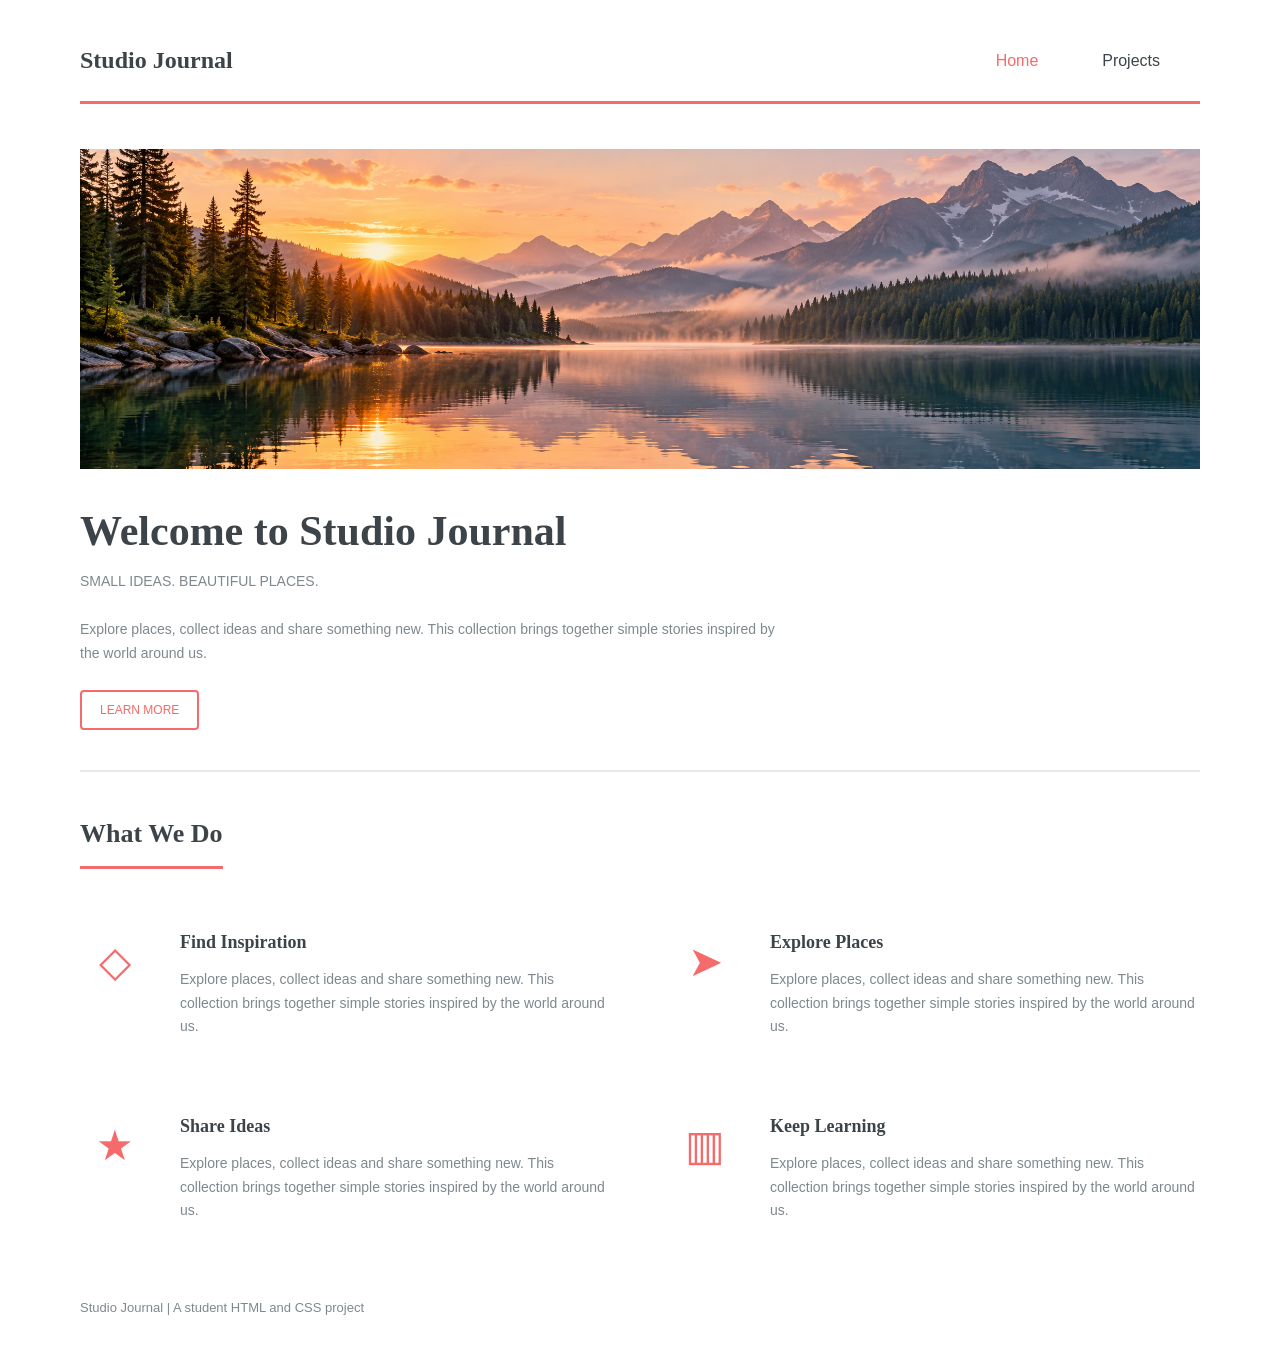
<file: Lab Practical 2/index.html>
<!DOCTYPE html>
<html lang="en">
<head>
    <meta charset="UTF-8">
    <meta name="viewport" content="width=device-width, initial-scale=1.0">
    <title>Studio Journal | Home</title>
    <link rel="stylesheet" href="styles.css">
</head>
<body>
    <header>
        <a class="logo" href="index.html"><strong>Studio Journal</strong></a>
        <nav>
            <a href="index.html" class="active" aria-current="page">Home</a>
            <a href="projects.html">Projects</a>
        </nav>
    </header>

    <main>
        <section class="intro">
            <img class="banner" src="images/pic10.png" alt="Mountain lake at sunrise">
            <h1>Welcome to Studio Journal</h1>
            <p class="subtitle">SMALL IDEAS. BEAUTIFUL PLACES.</p>
            <p>Explore places, collect ideas and share something new. This collection brings together simple stories inspired by the world around us.</p>
            <a class="button" href="#features">Learn More</a>
        </section>

        <section id="features">
            <h2>What We Do</h2>
            <div class="features">
                <article class="feature">
                    <span class="icon" aria-hidden="true">◇</span>
                    <div>
                        <h3>Find Inspiration</h3>
                        <p>Explore places, collect ideas and share something new. This collection brings together simple stories inspired by the world around us.</p>
                    </div>
                </article>
                <article class="feature">
                    <span class="icon" aria-hidden="true">➤</span>
                    <div>
                        <h3>Explore Places</h3>
                        <p>Explore places, collect ideas and share something new. This collection brings together simple stories inspired by the world around us.</p>
                    </div>
                </article>
                <article class="feature">
                    <span class="icon" aria-hidden="true">★</span>
                    <div>
                        <h3>Share Ideas</h3>
                        <p>Explore places, collect ideas and share something new. This collection brings together simple stories inspired by the world around us.</p>
                    </div>
                </article>
                <article class="feature">
                    <span class="icon" aria-hidden="true">▥</span>
                    <div>
                        <h3>Keep Learning</h3>
                        <p>Explore places, collect ideas and share something new. This collection brings together simple stories inspired by the world around us.</p>
                    </div>
                </article>
            </div>
        </section>
    </main>
    <footer>Studio Journal | A student HTML and CSS project</footer>
</body>
</html>
</file>
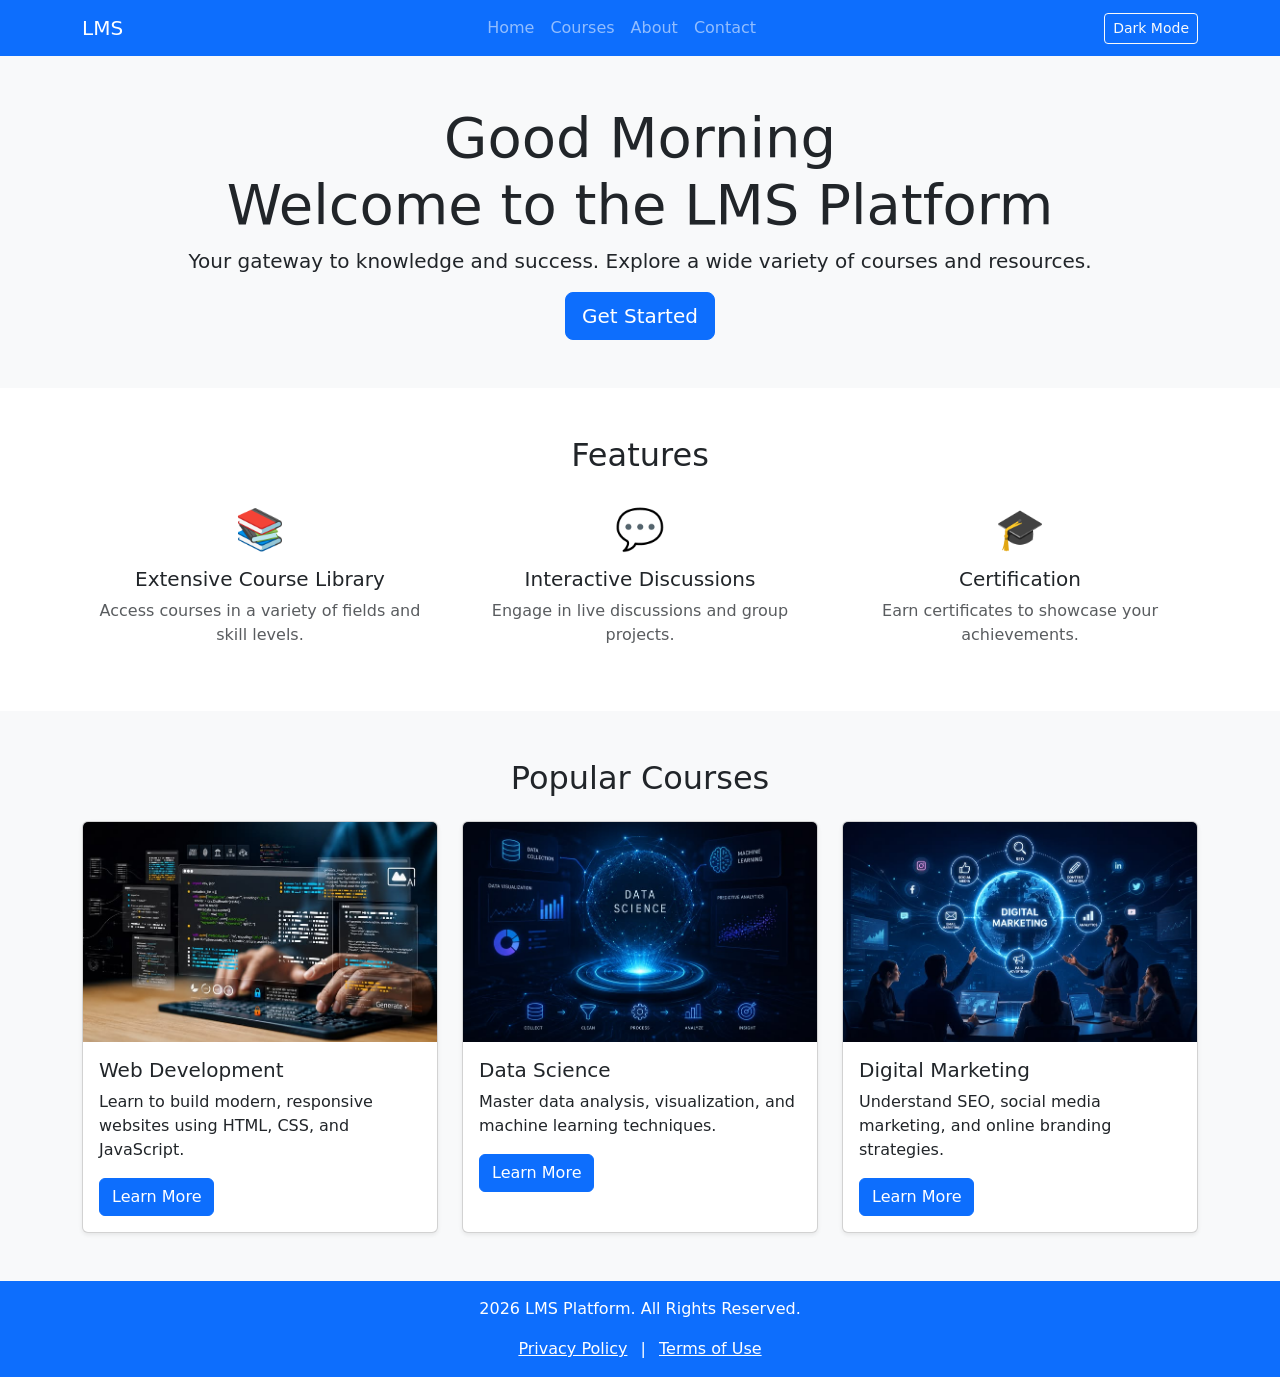
<file: LMS Platform/index.html>
<!doctype html>
<html lang="en">
<head>
  <meta charset="utf-8">
  <meta name="viewport" content="width=device-width, initial-scale=1">
  <title>Welcome to the LMS Platform</title>
  <link href="https://cdn.jsdelivr.net/npm/bootstrap@5.3.3/dist/css/bootstrap.min.css" rel="stylesheet">
  
</head>
<body>

  <!-- Navbar -->
  <nav class="navbar navbar-dark bg-primary" aria-label="Main navigation">
    <div class="container">
      <a class="navbar-brand" href="index.html">LMS</a>
      <ul class="navbar-nav flex-row gap-3">
        <li class="nav-item"><a class="nav-link" href="#home">Home</a></li>
        <li class="nav-item"><a class="nav-link" href="courses.html">Courses</a></li>
        <li class="nav-item"><a class="nav-link" href="#about">About</a></li>
        <li class="nav-item"><a class="nav-link" href="contact.html">Contact</a></li>
      </ul>
      <button id="darkToggle" class="btn btn-outline-light btn-sm">Dark Mode</button>
    </div>
  </nav>

  <!-- Hero -->
  <section id="home" class="bg-body-tertiary text-center py-5">
    <div class="container">
      <h1 class="display-4"><span id="greeting"></span><br>Welcome to the LMS Platform</h1>
      <p class="lead">Your gateway to knowledge and success. Explore a wide variety of courses and resources.</p>
      <a href="#" class="btn btn-primary btn-lg">Get Started</a>
    </div>
  </section>

<!-- Features -->
<section id="features" class="text-center py-5">
  <div class="container">
    <h2 class="mb-4">Features</h2>
    <div class="row g-4">

      <div class="col-12 col-md-4">
        <div class="fs-1 mb-2" aria-hidden="true">📚</div>
        <h3 class="h5">Extensive Course Library</h3>
        <p class="text-muted">Access courses in a variety of fields and skill levels.</p>
      </div>

      <div class="col-12 col-md-4">
        <div class="fs-1 mb-2" aria-hidden="true">💬</div>
        <h3 class="h5">Interactive Discussions</h3>
        <p class="text-muted">Engage in live discussions and group projects.</p>
      </div>

      <div class="col-12 col-md-4">
        <div class="fs-1 mb-2" aria-hidden="true">🎓</div>
        <h3 class="h5">Certification</h3>
        <p class="text-muted">Earn certificates to showcase your achievements.</p>
      </div>

    </div>
  </div>
</section>

<!-- Popular Courses -->
<section id="courses" class="bg-body-tertiary text-center py-5">
  <div class="container">
    <h2 class="mb-4">Popular Courses</h2>
    <div class="row g-4">

      <div class="col-12 col-md-4">
        <div class="card h-100 shadow-sm">
          <img src="images\img1.jpg" class="card-img-top" alt="Web Development course" style="height: 220px; object-fit: cover;">
          <div class="card-body text-start">
            <h3 class="h5 card-title">Web Development</h3>
            <p class="card-text">Learn to build modern, responsive websites using HTML, CSS, and JavaScript.</p>
            <a href="#" class="btn btn-primary">Learn More</a>
          </div>
        </div>
      </div>

      <div class="col-12 col-md-4">
        <div class="card h-100 shadow-sm">
          <img src="images\img2.jpg" class="card-img-top" alt="Data Science course" style="height: 220px; object-fit: cover;">
          <div class="card-body text-start">
            <h3 class="h5 card-title">Data Science</h3>
            <p class="card-text">Master data analysis, visualization, and machine learning techniques.</p>
            <a href="#" class="btn btn-primary ">Learn More</a>
          </div>
        </div>
      </div>

      <div class="col-12 col-md-4">
        <div class="card h-100 shadow-sm">
          <img src="images\img3.jpg" class="card-img-top" alt="Digital Marketing course" style="height: 220px; object-fit: cover;">
          <div class="card-body text-start">
            <h3 class="h5 card-title">Digital Marketing</h3>
            <p class="card-text">Understand SEO, social media marketing, and online branding strategies.</p>
            <a href="#" class="btn btn-primary">Learn More</a>
          </div>
        </div>
      </div>

    </div>
  </div>
</section>

  <!-- Footer -->
  <footer class="bg-primary text-white text-center py-3">
    <div class="container">
      <p class="mb-3">2026 LMS Platform. All Rights Reserved.</p>
      <p class="mb-0">
        <a href="#" class="text-white">Privacy Policy</a>
        <span class="mx-2">|</span>
        <a href="#" class="text-white">Terms of Use</a>
      </p>
    </div>
  </footer>

  <script src="https://cdn.jsdelivr.net/npm/bootstrap@5.3.3/dist/js/bootstrap.bundle.min.js"></script>
  <script src="script.js"></script>

</body>
</html>
</file>
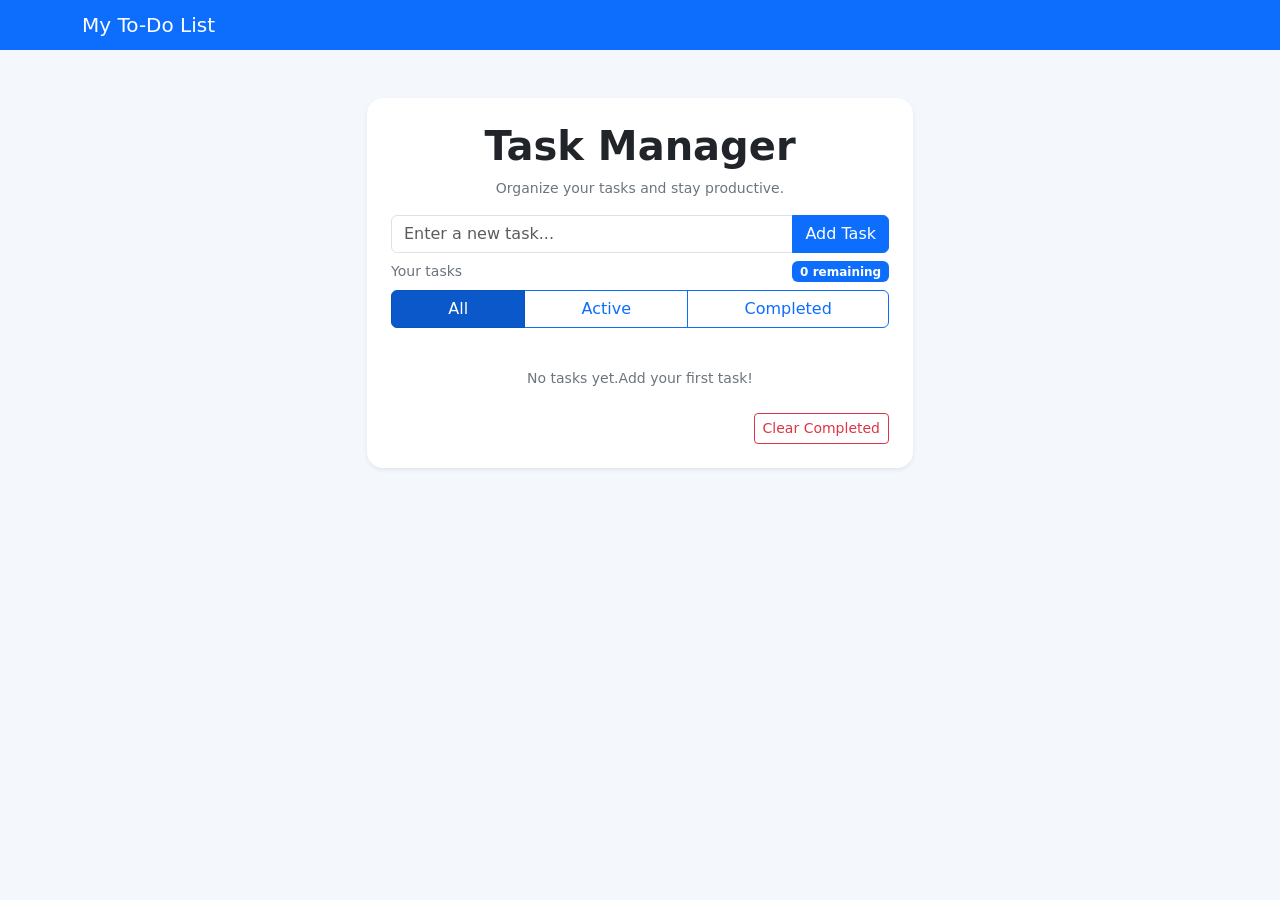
<file: TodoList/index.html>
<!doctype html>
<html lang="en">
  <head>
    <meta charset="utf-8">
    <meta name="viewport" content="width=device-width, initial-scale=1">
    <title>My To-Do List</title>
    <link href="https://cdn.jsdelivr.net/npm/bootstrap@5.3.8/dist/css/bootstrap.min.css" rel="stylesheet" integrity="sha384-sRIl4kxILFvY47J16cr9ZwB07vP4J8+LH7qKQnuqkuIAvNWLzeN8tE5YBujZqJLB" crossorigin="anonymous">
    <link rel="stylesheet" href="style.css">
  </head>
  <body>

    <!---Navbar-->
    <nav class="navbar navbar-dark bg-primary px-4" aria-label="Main navigation">
        <div class="container">
            <a class="navbar-brand mb-0 h1" href="index.html">My To-Do List</a>
        </div>
    </nav>

    <main class="container my-5">
        <div class="row justify-content-center">
            <div class="col-12 col-md-8 col-lg-6">
    
    <!--Card-->
    <div class="card shadow-sm border-0 rounded-4">
        <div class="card-body p-4">

        <!--Heading-->
        <h1 class="text-center fw-bold">Task Manager</h1>
        <p class="text-center text-secondary small">Organize your tasks and stay productive.</p>

        <!--Task input-->
        <div class="input-group mb-1">
            <input type="text" id="taskInput" class="form-control" placeholder="Enter a new task...">
            <button id="addBtn" class="btn btn-primary">Add Task</button>
        </div>

        <!--Error massage-->
        <div id="errorMsg" class="text-danger small mb-2"></div>

        <!--label-->
        <div class="d-flex justify-content-between align-items-center mb-2">
            <span class="small text-secondary">Your tasks</span>
            <span id="taskCounter" class="badge bg-primary">0 remaining</span>
        </div>

        <!--Filter-->
        <div class="btn-group w-100 mb-3" role="group">
            <button class="btn btn-primary active" data-filter="all">All</button>
            <button class="btn btn-outline-primary" data-filter="active">Active</button>
            <button class="btn btn-outline-primary" data-filter="completed">Completed</button>
        </div>

        <!--Task list-->
        <ul id="taskList" class="list-group list-group-flush mb-2"></ul>
        <p id="emptyMsg" class="text-center text-secondary small my-4">No tasks yet.Add your first task!</p>

        <!--Clear completed-->
        <div class="text-end">
            <button id="clearBtn" class="btn btn-outline-danger btn-sm">Clear Completed</button>
        </div>
        


          </div>
    </div>

         </div>
        </div>
    </main>
    
    
    <script src="https://cdn.jsdelivr.net/npm/bootstrap@5.3.8/dist/js/bootstrap.bundle.min.js" integrity="sha384-FKyoEForCGlyvwx9Hj09JcYn3nv7wiPVlz7YYwJrWVcXK/BmnVDxM+D2scQbITxI" crossorigin="anonymous"></script>
    <script src="script.js"></script>
  </body>
</html>
</file>
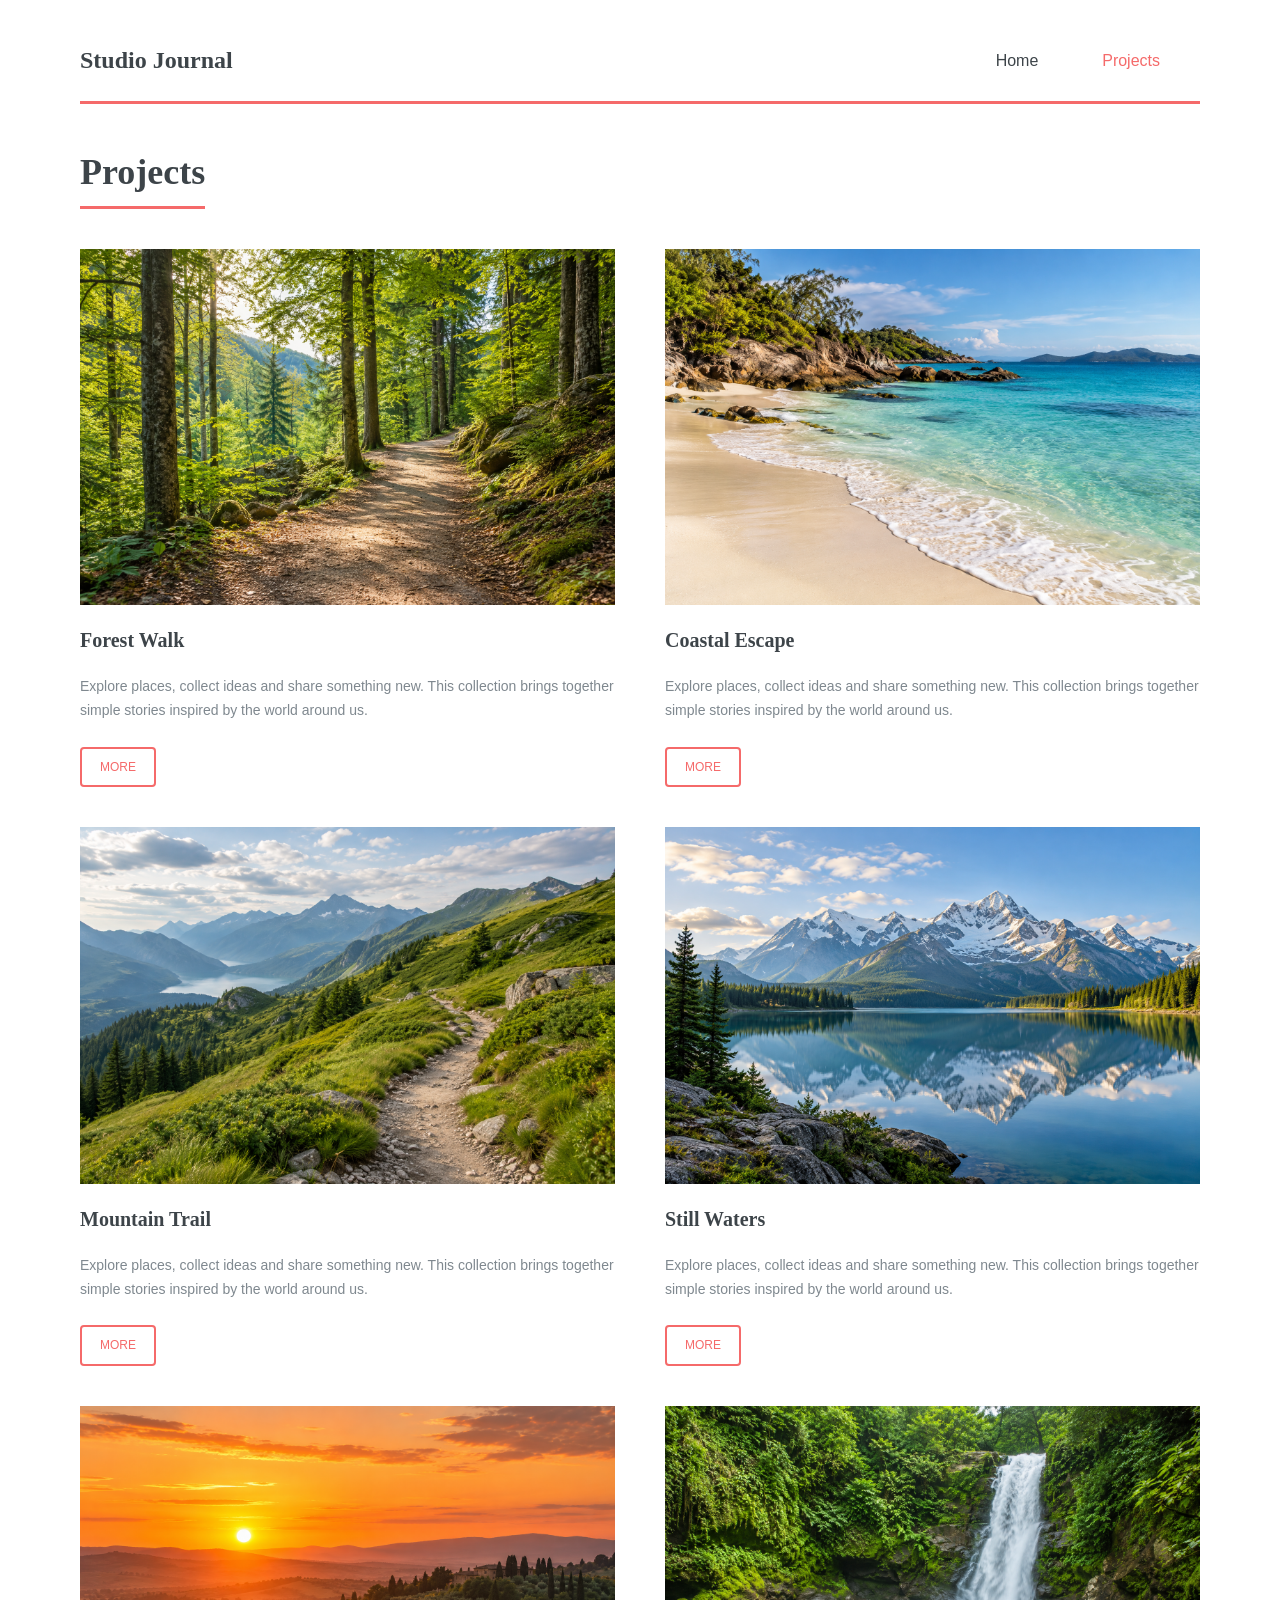
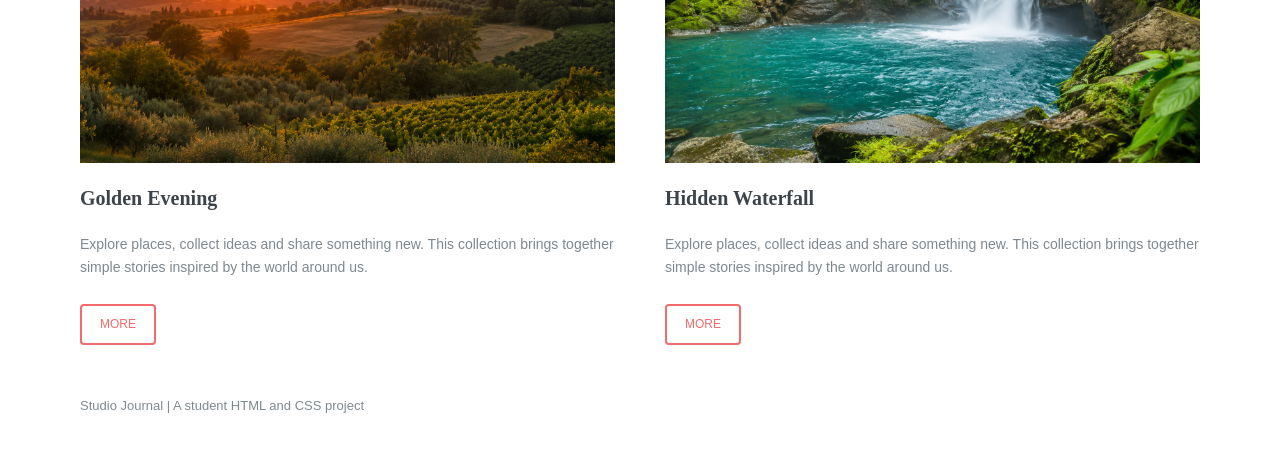
<file: Lab Practical 2/projects.html>
<!DOCTYPE html>
<html lang="en">
<head>
    <meta charset="UTF-8">
    <meta name="viewport" content="width=device-width, initial-scale=1.0">
    <title>Studio Journal | Projects</title>
    <link rel="stylesheet" href="styles.css">
</head>
<body>
    <header>
        <a class="logo" href="index.html"><strong>Studio Journal</strong></a>
        <nav>
            <a href="index.html">Home</a>
            <a href="projects.html" class="active" aria-current="page">Projects</a>
        </nav>
    </header>

    <main>
        <section>
            <h1 class="section-title">Projects</h1>
            <div class="projects">
                <article>
                    <img src="images/pic01.png" alt="Sunlit path through a green forest">
                    <h3>Forest Walk</h3>
                    <p>Explore places, collect ideas and share something new. This collection brings together simple stories inspired by the world around us.</p>
                    <a class="button" href="images/pic01.png">More</a>
                </article>
                <article>
                    <img src="images/pic02.png" alt="Sandy coastline beside turquoise water">
                    <h3>Coastal Escape</h3>
                    <p>Explore places, collect ideas and share something new. This collection brings together simple stories inspired by the world around us.</p>
                    <a class="button" href="images/pic02.png">More</a>
                </article>
                <article>
                    <img src="images/pic03.png" alt="Trail through green mountain hills">
                    <h3>Mountain Trail</h3>
                    <p>Explore places, collect ideas and share something new. This collection brings together simple stories inspired by the world around us.</p>
                    <a class="button" href="images/pic03.png">More</a>
                </article>
                <article>
                    <img src="images/pic04.png" alt="Lake reflecting distant mountains">
                    <h3>Still Waters</h3>
                    <p>Explore places, collect ideas and share something new. This collection brings together simple stories inspired by the world around us.</p>
                    <a class="button" href="images/pic04.png">More</a>
                </article>
                <article>
                    <img src="images/pic05.png" alt="Sunset over rolling countryside">
                    <h3>Golden Evening</h3>
                    <p>Explore places, collect ideas and share something new. This collection brings together simple stories inspired by the world around us.</p>
                    <a class="button" href="images/pic05.png">More</a>
                </article>
                <article>
                    <img src="images/pic06.png" alt="Waterfall surrounded by green plants">
                    <h3>Hidden Waterfall</h3>
                    <p>Explore places, collect ideas and share something new. This collection brings together simple stories inspired by the world around us.</p>
                    <a class="button" href="images/pic06.png">More</a>
                </article>
            </div>
        </section>
    </main>
    <footer>Studio Journal | A student HTML and CSS project</footer>
</body>
</html>
</file>
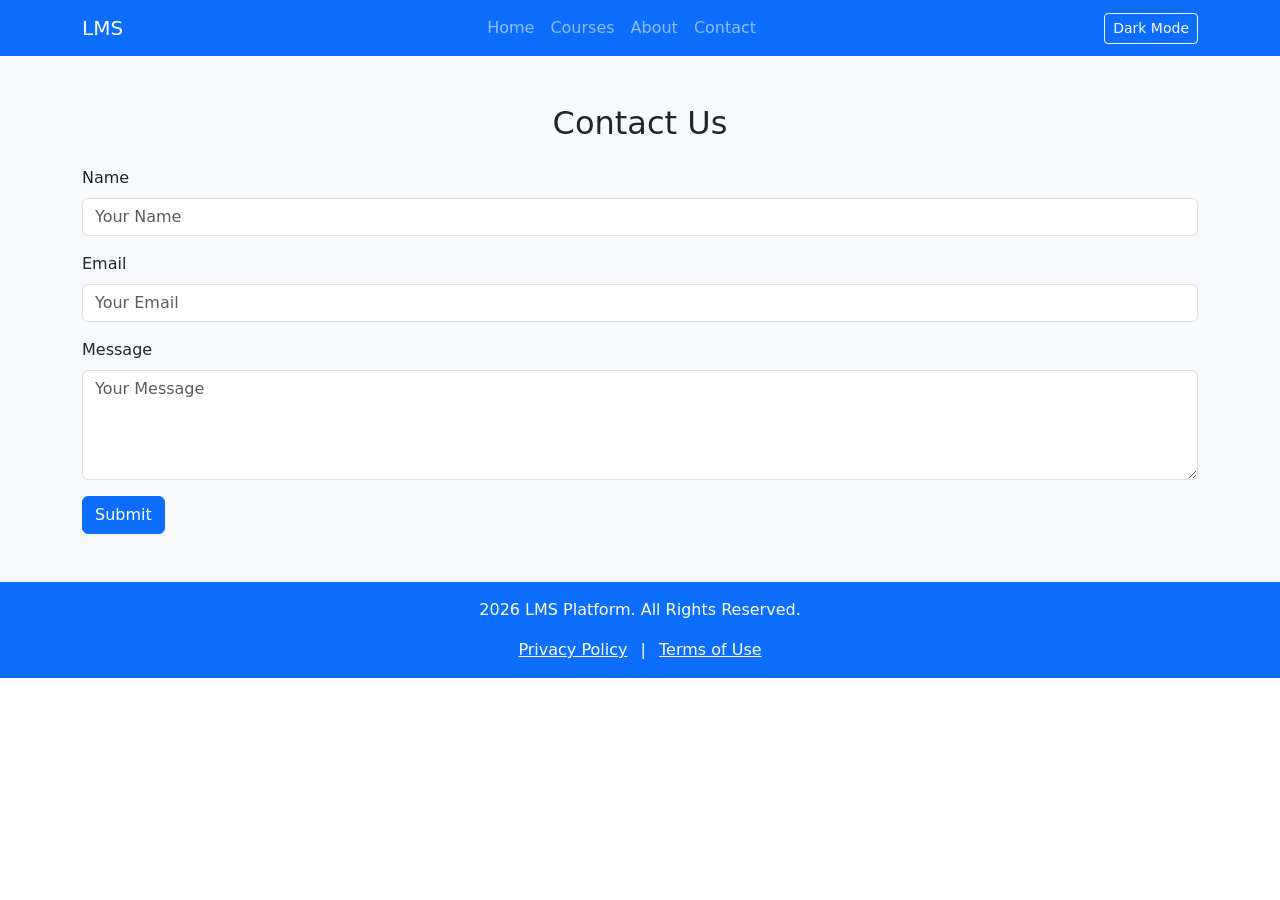
<file: LMS Platform/contact.html>
<!doctype html>
<html lang="en">
<head>
  <meta charset="utf-8">
  <meta name="viewport" content="width=device-width, initial-scale=1">
  <title>Welcome to the LMS Platform</title>
  <link href="https://cdn.jsdelivr.net/npm/bootstrap@5.3.3/dist/css/bootstrap.min.css" rel="stylesheet">
 
</head>
<body>

  <!-- Navbar -->
  <nav class="navbar navbar-dark bg-primary" aria-label="Main navigation">
    <div class="container">
      <a class="navbar-brand" href="index.html">LMS</a>
      <ul class="navbar-nav flex-row gap-3">
        <li class="nav-item"><a class="nav-link" href="index.html">Home</a></li>
        <li class="nav-item"><a class="nav-link" href="courses.html">Courses</a></li>
        <li class="nav-item"><a class="nav-link" href="#about">About</a></li>
        <li class="nav-item"><a class="nav-link" href="contact.html">Contact</a></li>
      </ul>
      <button id="darkToggle" class="btn btn-outline-light btn-sm">Dark Mode</button>
    </div>
  </nav>

   <!-- Contact -->
  <main class="bg-body-tertiary flex-grow-1 py-5">
    <div class="container">
      <h1 class="h2 text-center mb-4">Contact Us</h1>
 
      <div id="formAlert" class="alert alert-success d-none" role="alert">Thank you! Your message has been sent.</div>
 
      <form id="contactForm" novalidate>
        <div class="mb-3">
          <label for="name" class="form-label">Name</label>
          <input type="text" class="form-control" id="name" placeholder="Your Name" required>
          <div class="invalid-feedback">Please enter your name.</div>
        </div>
        <div class="mb-3">
          <label for="email" class="form-label">Email</label>
          <input type="email" class="form-control" id="email" placeholder="Your Email" required>
          <div class="invalid-feedback">Please enter a valid email.</div>
        </div>
        <div class="mb-3">
          <label for="message" class="form-label">Message</label>
          <textarea class="form-control" id="message" rows="4" placeholder="Your Message" required></textarea>
          <div class="invalid-feedback">Please enter a message.</div>
        </div>
        <button type="submit" class="btn btn-primary">Submit</button>
      </form>
    </div>
  </main>

   <!-- Footer -->
  <footer class="bg-primary text-white text-center py-3">
    <div class="container">
      <p class="mb-3">2026 LMS Platform. All Rights Reserved.</p>
      <p class="mb-0">
        <a href="#" class="text-white">Privacy Policy</a>
        <span class="mx-2">|</span>
        <a href="#" class="text-white">Terms of Use</a>
      </p>
    </div>
  </footer>
 <script src="script.js" defer></script>
  </body>
</html>
</file>
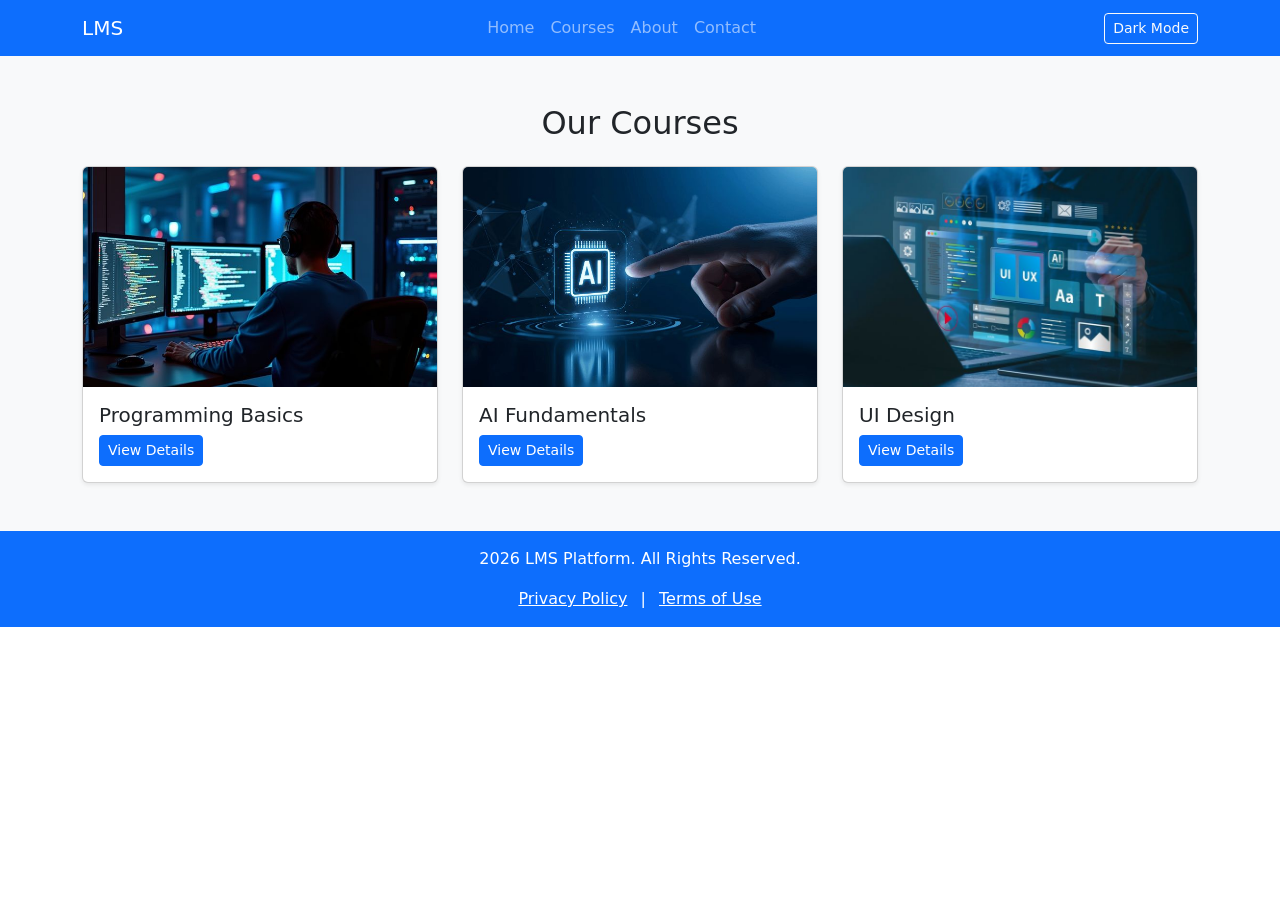
<file: LMS Platform/courses.html>
<!doctype html>
<html lang="en">
<head>
  <meta charset="utf-8">
  <meta name="viewport" content="width=device-width, initial-scale=1">
  <title>Welcome to the LMS Platform</title>
  <link href="https://cdn.jsdelivr.net/npm/bootstrap@5.3.3/dist/css/bootstrap.min.css" rel="stylesheet">
  
</head>
<body>

  <!-- Navbar -->
  <nav class="navbar navbar-dark bg-primary" aria-label="Main navigation">
    <div class="container">
      <a class="navbar-brand" href="index.html">LMS</a>
      <ul class="navbar-nav flex-row gap-3">
        <li class="nav-item"><a class="nav-link" href="index.html">Home</a></li>
        <li class="nav-item"><a class="nav-link" href="#courses">Courses</a></li>
        <li class="nav-item"><a class="nav-link" href="#about">About</a></li>
        <li class="nav-item"><a class="nav-link" href="contact.html">Contact</a></li>
      </ul>
      <button id="darkToggle" class="btn btn-outline-light btn-sm">Dark Mode</button>
    </div>
  </nav>

  <!-- Popular Courses -->
<section id="courses" class="bg-body-tertiary text-center py-5">
  <div class="container">
    <h2 class="mb-4">Our Courses</h2>
    <div class="row g-4">

      <div class="col-12 col-md-4">
        <div class="card h-100 shadow-sm">
          <img src="images\img4.jpg" class="card-img-top" alt="Web Development course" style="height: 220px; object-fit: cover;">
          <div class="card-body text-start">
            <h3 class="h5 card-title">Programming Basics</h3>
             <button class="btn btn-primary btn-sm" data-bs-toggle="modal" data-bs-target="#courseModal"
                      data-title="Programming Basics" data-desc="Learn Python programming from scratch.">View Details</button>
          </div>
        </div>
      </div>
      <div class="col-12 col-md-4">
        <div class="card h-100 shadow-sm">
          <img src="images\img5.jpg" class="card-img-top" alt="Data Science course" style="height: 220px; object-fit: cover;">
          <div class="card-body text-start">
            <h3 class="h5 card-title">AI Fundamentals</h3>
              <button class="btn btn-primary btn-sm" data-bs-toggle="modal" data-bs-target="#courseModal"
                      data-title="AI Fundamentals" data-desc="Understand the core ideas behind artificial intelligence and machine learning.">View Details</button>
          </div>
        </div>
      </div>

      <div class="col-12 col-md-4">
        <div class="card h-100 shadow-sm">
          <img src="images\img6.jpg" class="card-img-top" alt="Digital Marketing course" style="height: 220px; object-fit: cover;">
          <div class="card-body text-start">
            <h3 class="h5 card-title">UI Design</h3>
             <button class="btn btn-primary btn-sm" data-bs-toggle="modal" data-bs-target="#courseModal"
                      data-title="UI Design" data-desc="Design clean, user-friendly interfaces using modern design principles.">View Details</button>
        </div>
      </div>

    </div>
  </div>
</section>

 <!-- Course Details Modal -->
  <div class="modal fade" id="courseModal" tabindex="-1" aria-labelledby="courseModalTitle" aria-hidden="true">
    <div class="modal-dialog">
      <div class="modal-content">
        <div class="modal-header">
          <h5 class="modal-title" id="courseModalTitle">Course</h5>
          <button type="button" class="btn-close" data-bs-dismiss="modal" aria-label="Close"></button>
        </div>
        <div class="modal-body" id="courseModalBody"></div>
        <div class="modal-footer">
          <button type="button" class="btn btn-secondary" data-bs-dismiss="modal">Close</button>
        </div>
      </div>
    </div>
  </div>

<!-- Footer -->
  <footer class="bg-primary text-white text-center py-3">
    <div class="container">
      <p class="mb-3">2026 LMS Platform. All Rights Reserved.</p>
      <p class="mb-0">
        <a href="#" class="text-white">Privacy Policy</a>
        <span class="mx-2">|</span>
        <a href="#" class="text-white">Terms of Use</a>
      </p>
    </div>
  </footer>

   <script src="https://cdn.jsdelivr.net/npm/bootstrap@5.3.3/dist/js/bootstrap.bundle.min.js"></script>
  <script src="script.js"></script>

</body>
</html>
</file>
<file: Lab Practical 2/styles.css>
*{box-sizing: border-box;}
body {
    max-width: 1200px;
    margin: auto;
    padding: 40px;
    color: #7f888f;
    font-family: Arial, Helvetica, sans-serif;
    font-size: 14px;
    line-height: 1.7;
}
h1,h2,h3,.logo,button {
    font-family: Georgia, serif;
    color: #3d4449;
}
h1 {
    font-size: 42px; line-height: 1.3; margin-bottom: 12px;
}
h2, .section-title{
    display: table;
    font-size: 26px;
    border-bottom: 3px solid #f56a6a;
    padding-bottom: 10px;
    margin: 0 0 40px;
}
h3 {
    font-size: 18px;
    margin: 18px 0 10px;
}
p{margin: 0 0 24px;}
a { color: inherit; text-decoration: none;}
a:hover, .active {color: #f56a6a;}
img {width: 100%; display: block;}
header {
    display: flex;
    justify-content: space-between;
    align-items: center;
    padding-bottom: 20px;
    border-bottom: 3px solid #f56a6a;
    margin-bottom: 45px;
}
.logo{font-size:  24px;}
nav a { margin-left: 20px ;margin-right: 40px; font-size: 16px; color: #3d4449;}
.banner {height: 320px; object-fit: cover; margin-bottom: 25px;}
.intro {padding-bottom: 40px;border-bottom:2px solid #e8e8e8; margin-bottom: 40px; }
.intro p{max-width: 700px;}
.button{
    display: inline-block;
    padding: 8px 18px;
    border: 2px solid #f56a6a;
    border-radius: 4px;
    color: #f56a6a;
    font-size: 12px;
    text-transform: uppercase;
}
.button:hover{background: #f56a6a;color: #ffffff;}
.features, .projects{
    display: grid;
    grid-template-columns: 1fr 1fr ;
    gap: 30px 60px;
}
.feature {display: flex; gap:30px}
.icon{flex: 0 0 70px ; font-size: 42px; line-height: 2.5; color: #f56a6a; text-align:  center;}
.section-title{
    font-size: 36px;
    margin-bottom: 40px;
}
.projects {gap: 40px 50px;}
.projects img {
    width: 100%;
    aspect-ratio: 3/2 ;
    object-fit: cover ;
}
.projects h3{
    font-size: 20px;
    margin: 18px 0 8px;
}
.projects p{margin-top: 18px;}
footer{margin-top: 50px; font-size : 13px;}
</file>
<file: TodoList/style.css>
body{
    background-color: #f4f7fc;
    min-height: 100vh;
}

.card{
    border-radius: 16px;
}

#taskInput:focus{
    box-shadow: 0 0 0 0.2rem rgba(13,110,253,0.2);
    border-color: #0d6efd;
}

#taskList .list-group-item {
    display: flex;
    align-items: center;
    gap: 10px;
    padding: 12px 8px;
    transition: background-color 0.2s;
}

#taskList .list-group-item:hover{
    background-color: #f1f5ff;
}

@media (max-width:576px) {
    main.container{
        margin-top: 1.5rem;
    }
    .card-body{
        padding: 1.25rem;
    }
    h1{
        font-size: 1.5rem;
    }   
}

.completed {
    text-decoration: line-through;
    color: #6c757d;
}
</file>
